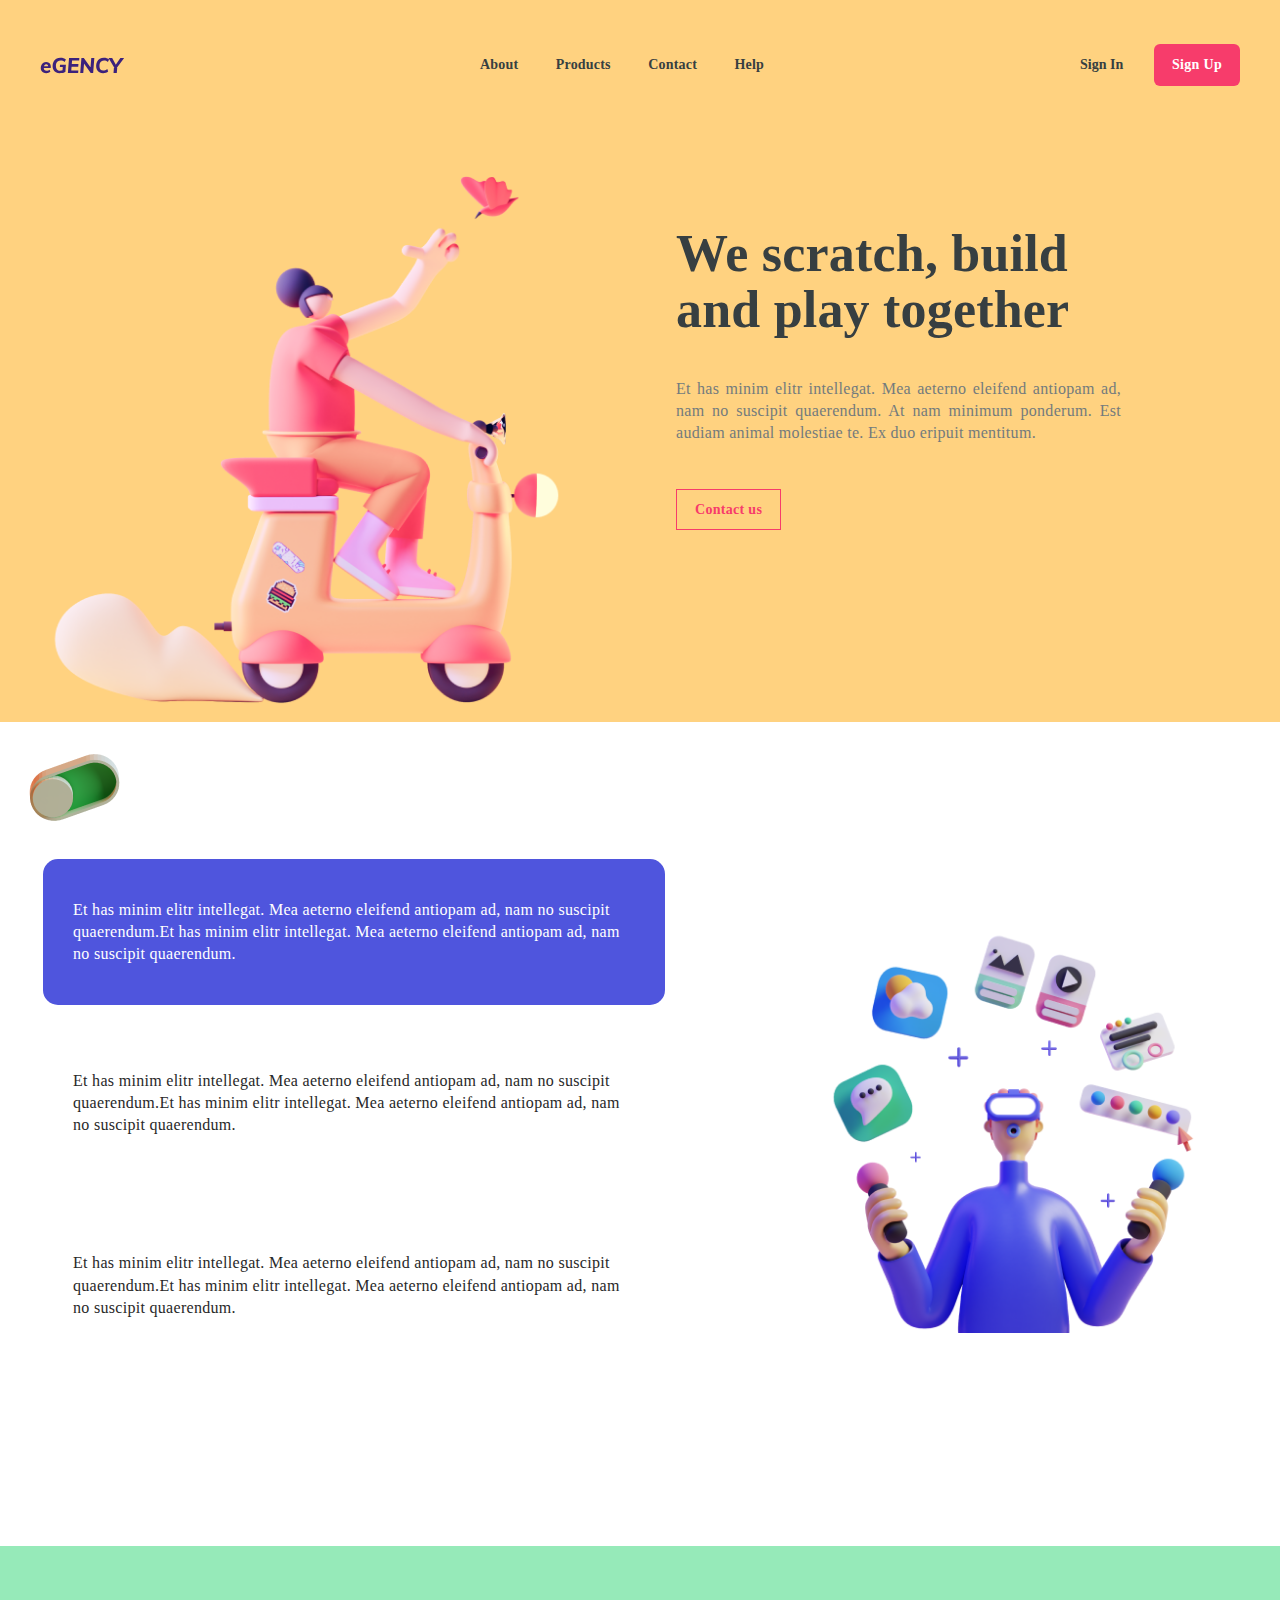
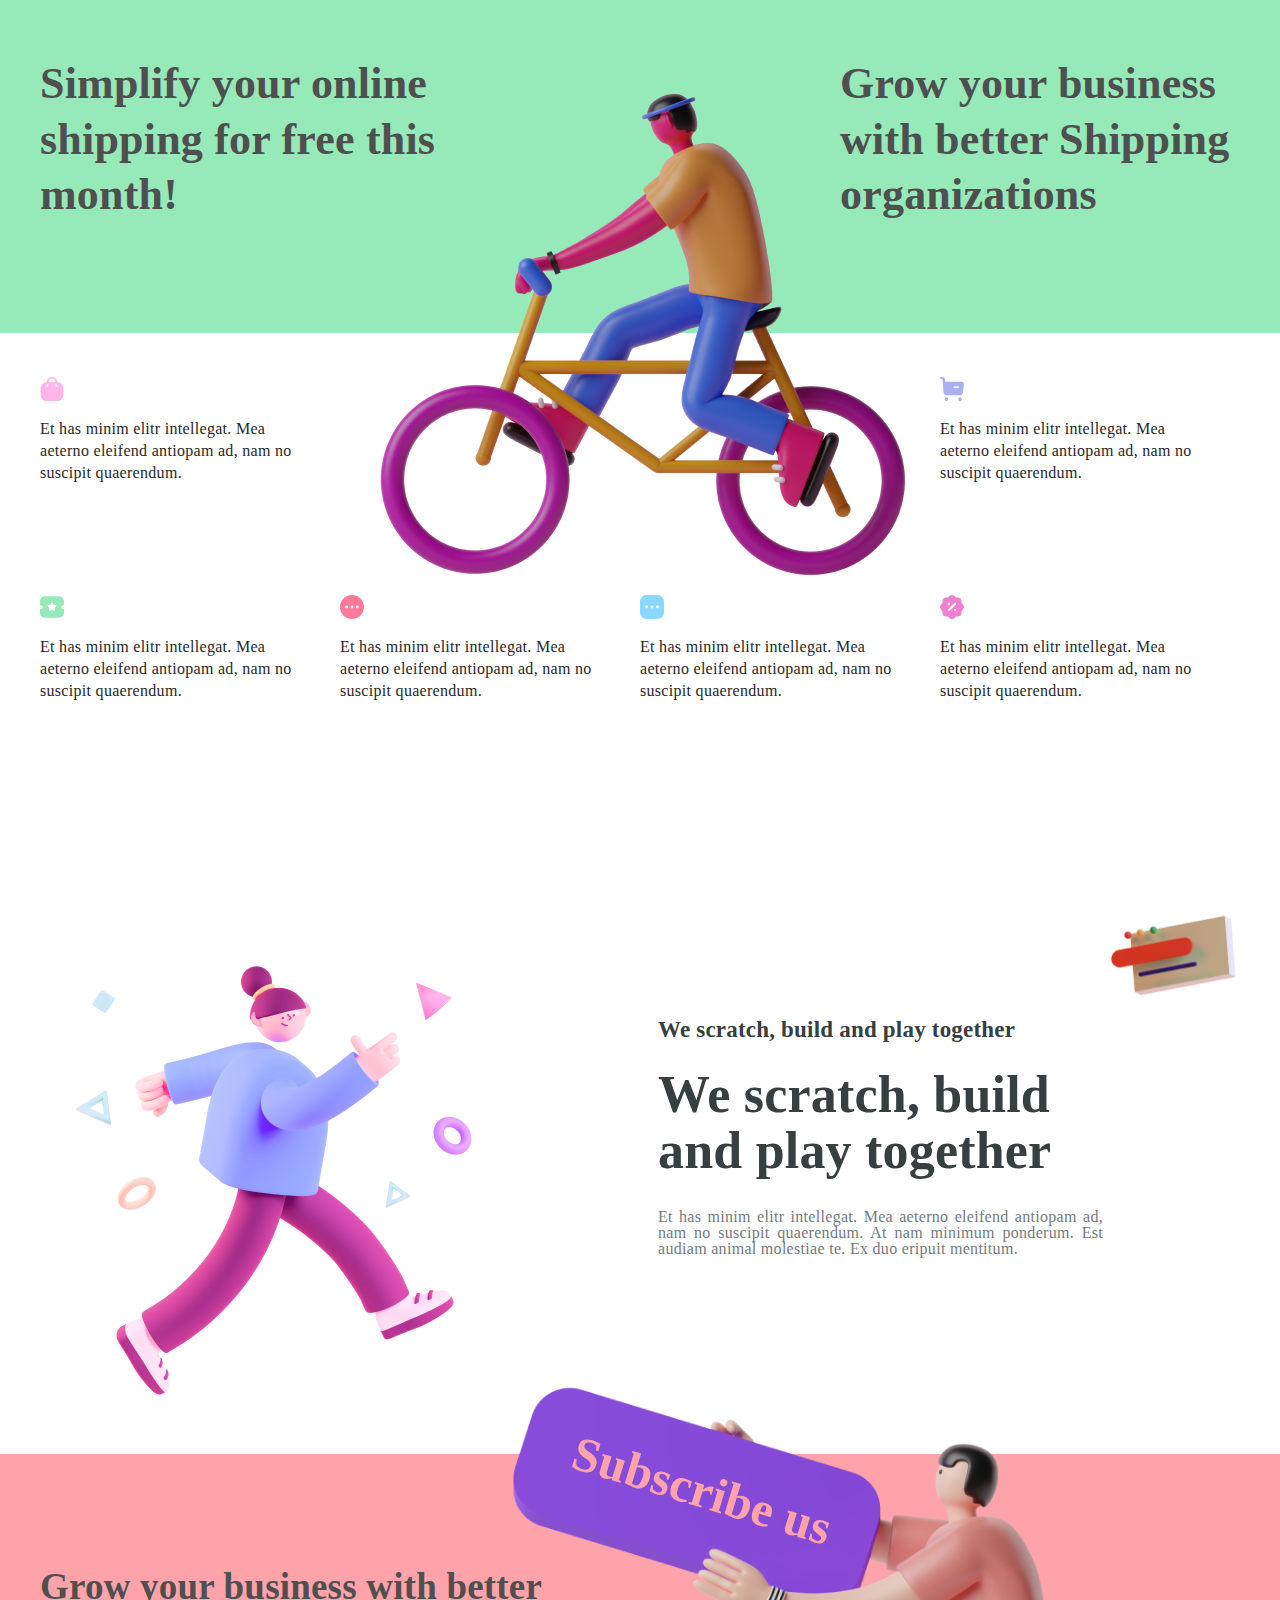
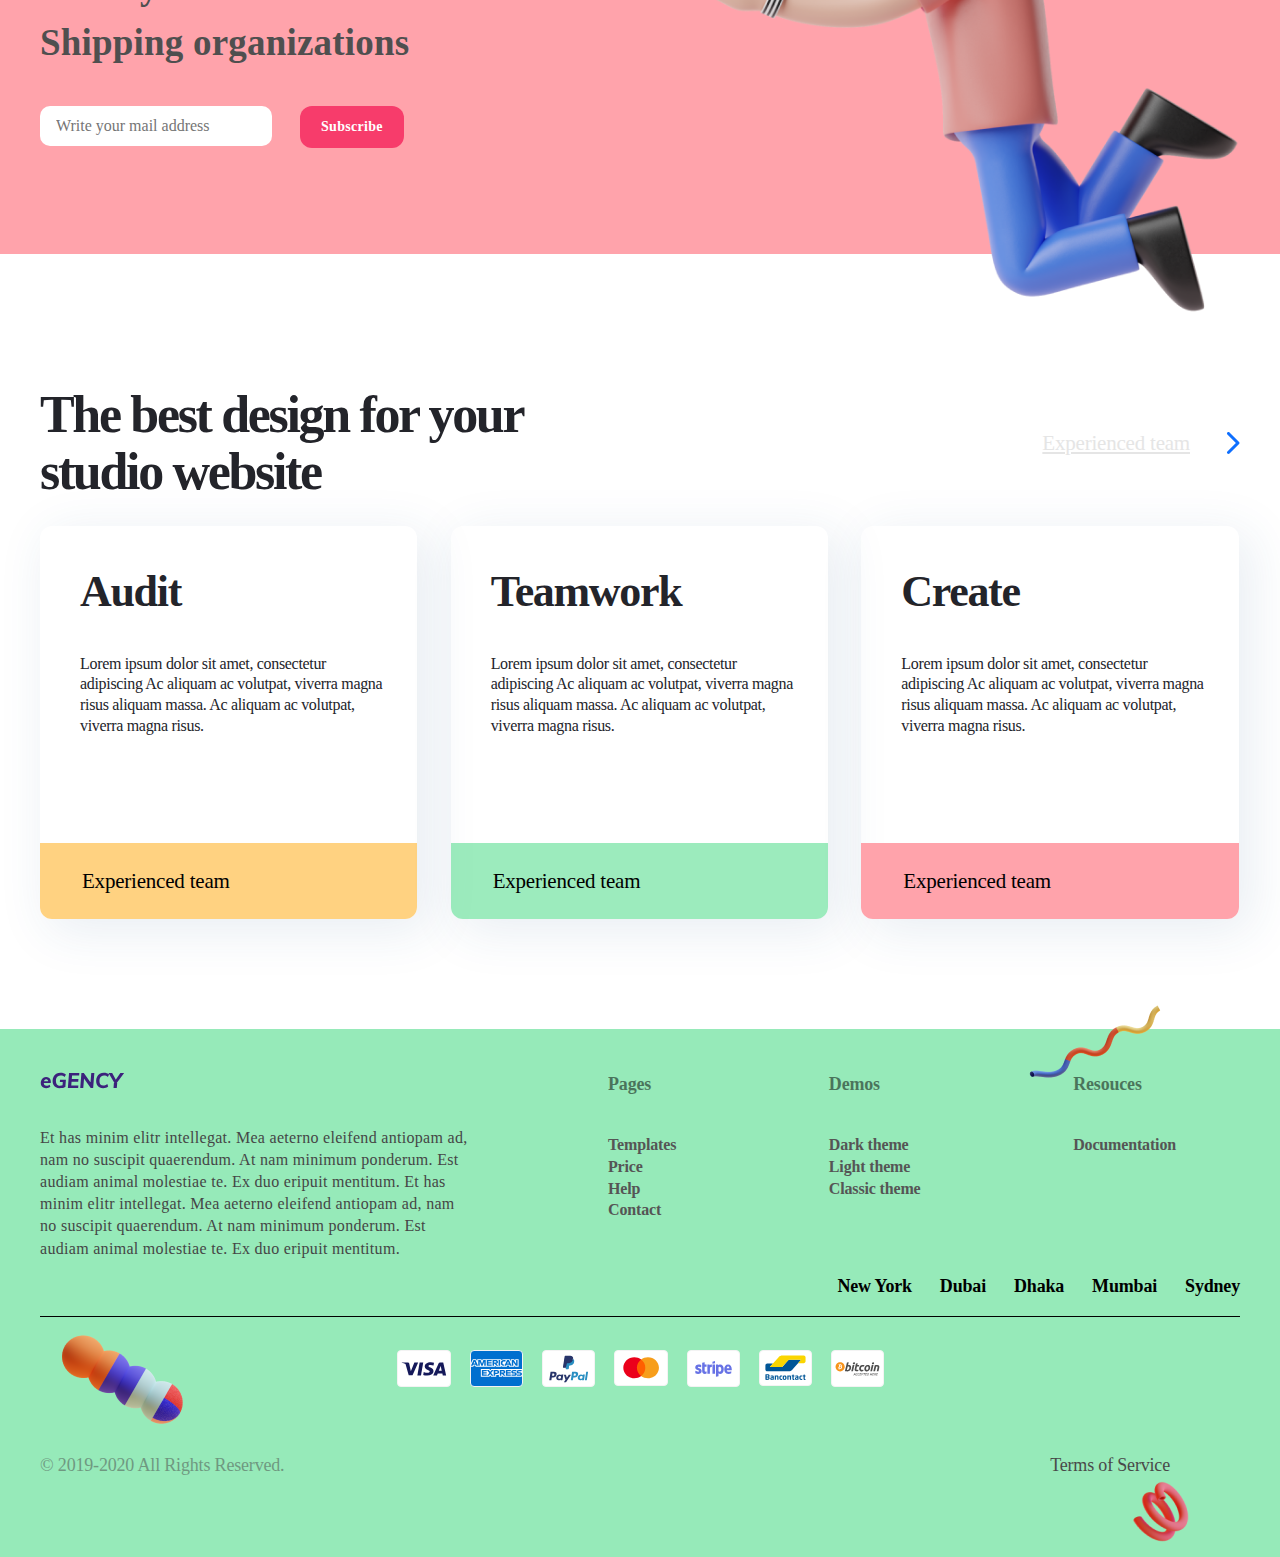
<file: index.html>
<!DOCTYPE html>
<html lang="en">
  <head>
  <meta charset="UTF-8" />
  <meta http-equiv="X-UA-Compatible" content="IE=edge" />
  <meta name="viewport" content="width=device-width, initial-scale=1.0" />
  <link rel="stylesheet" href="css/style.min.css" />
  <title>Главная</title>
</head>

  <body>
    <div class="wrapper">
      <header>
  <div class="header__container">
    <div class="header__header">
      <div class="header__logo"><img src="./img/logo.svg" alt="logo" /></div>
      <div class="header__nav">
        <nav class="header__menu">
          <ul class="header__list">
            <li class="header__item">
              <a href="#" class="header__link">About</a>
            </li>
            <li class="header__item">
              <a href="#" class="header__link">Products</a>
            </li>
            <li class="header__item">
              <a href="#" class="header__link">Contact</a>
            </li>
            <li class="header__item">
              <a href="#" class="header__link">Help</a>
            </li>
          </ul>
        </nav>
        <div class="header__sign">
          <div class="header__sign-buttons">
            <a href="#" class="header__sign-in">Sign In</a>
            <a href="#" class="header__sign-up">Sign Up</a>
          </div>
        </div>
      </div>
      <div class="header__burger">
        <span></span>
      </div>
    </div>
    <div class="header__banner banner-header">
      <div class="banner-header__image">
        <img src="./img/top_1.png" alt="banner_image" />
      </div>
      <div class="banner-header__body">
        <h1 class="banner-header__title">
          We scratch, build and play together
        </h1>
        <p class="banner-header__text">
          Et has minim elitr intellegat. Mea aeterno eleifend antiopam ad, nam
          no suscipit quaerendum. At nam minimum ponderum. Est audiam animal
          molestiae te. Ex duo eripuit mentitum.
        </p>
        <a href="#" class="banner-header__link"> Contact us </a>
      </div>
    </div>
  </div>
</header>

      <main>
        <section class="section-1">
          <div class="section-1__container">
            <div class="section-1__left-part left-part-section-1">
              <div class="left-part-section-1__body">
                <div class="left-part-section-1__image">
                  <img src="./img/icon_1.png" alt="" />
                </div>
                <div class="left-part-section-1__text-1">
                  Et has minim elitr intellegat. Mea aeterno eleifend antiopam
                  ad, nam no suscipit quaerendum.Et has minim elitr intellegat.
                  Mea aeterno eleifend antiopam ad, nam no suscipit quaerendum.
                </div>
                <div class="left-part-section-1__text-2">
                  Et has minim elitr intellegat. Mea aeterno eleifend antiopam
                  ad, nam no suscipit quaerendum.Et has minim elitr intellegat.
                  Mea aeterno eleifend antiopam ad, nam no suscipit quaerendum.
                </div>
                <div class="left-part-section-1__text-3">
                  Et has minim elitr intellegat. Mea aeterno eleifend antiopam
                  ad, nam no suscipit quaerendum.Et has minim elitr intellegat.
                  Mea aeterno eleifend antiopam ad, nam no suscipit quaerendum.
                </div>
              </div>
            </div>
            <div class="section-1__right-part right-part-section-1">
              <div class="right-part-section-1__image">
                <img src="./img/2ndSection_1.png" alt="" />
              </div>
            </div>
          </div>
        </section>
        <section class="section-2">
          <div class="section-2__container">
            <div class="section-2__body">
              <div class="section-2__title">
                Simplify your online shipping for free this month!
              </div>
              <div class="section-2__image">
                <img src="./img/3rd_section/3rdSection_1.png" alt="" />
              </div>
              <div class="section-2__title">
                Grow your business with better Shipping organizations
              </div>
            </div>
          </div>
        </section>
        <section class="section-3">
          <div class="section-3__container">
            <div class="section-3__body">
              <div class="section-3__card card-1">
                <img
                  src="./img/3rd_section/01.svg"
                  alt="bag_icon"
                  class="section-3-card__image"
                />
                <p class="section-3-card__text">
                  Et has minim elitr intellegat. Mea aeterno eleifend antiopam
                  ad, nam no suscipit quaerendum.
                </p>
              </div>
              <div class="section-3__card card-2">
                <img
                  src="./img/3rd_section/02.svg"
                  alt="bag_icon"
                  class="section-3-card__image"
                />
                <p class="section-3-card__text">
                  Et has minim elitr intellegat. Mea aeterno eleifend antiopam
                  ad, nam no suscipit quaerendum.
                </p>
              </div>
              <div class="section-3__card card-3">
                <img
                  src="./img/3rd_section/03.svg"
                  alt="bag_icon"
                  class="section-3-card__image"
                />
                <p class="section-3-card__text">
                  Et has minim elitr intellegat. Mea aeterno eleifend antiopam
                  ad, nam no suscipit quaerendum.
                </p>
              </div>
              <div class="section-3__card card-4">
                <img
                  src="./img/3rd_section/04.svg"
                  alt="bag_icon"
                  class="section-3-card__image"
                />
                <p class="section-3-card__text">
                  Et has minim elitr intellegat. Mea aeterno eleifend antiopam
                  ad, nam no suscipit quaerendum.
                </p>
              </div>
              <div class="section-3__card card-5">
                <img
                  src="./img/3rd_section/05.svg"
                  alt="bag_icon"
                  class="section-3-card__image"
                />
                <p class="section-3-card__text">
                  Et has minim elitr intellegat. Mea aeterno eleifend antiopam
                  ad, nam no suscipit quaerendum.
                </p>
              </div>
              <div class="section-3__card card-6">
                <img
                  src="./img/3rd_section/06.svg"
                  alt="bag_icon"
                  class="section-3-card__image"
                />
                <p class="section-3-card__text">
                  Et has minim elitr intellegat. Mea aeterno eleifend antiopam
                  ad, nam no suscipit quaerendum.
                </p>
              </div>
            </div>
          </div>
        </section>
        <section class="section-4">
          <div class="section-4__container">
            <div class="section-4__left-part">
              <div class="section-4-left-part__image">
                <img src="./img/4th_section/01.png" alt="" />
              </div>
            </div>
            <div class="section-4__rigth-part">
              <div class="section-4-right-part__body">
                <img
                  src="./img/4th_section/02.png"
                  alt=""
                  class="section-4-rigth-part__image"
                />
                <div class="section-4-rigth-part__subtitle">
                  We scratch, build and play together
                </div>
                <div class="section-4-rigth-part__title">
                  We scratch, build and play together
                </div>
                <div class="section-4-rigth-part__text">
                  Et has minim elitr intellegat. Mea aeterno eleifend antiopam
                  ad, nam no suscipit quaerendum. At nam minimum ponderum. Est
                  audiam animal molestiae te. Ex duo eripuit mentitum.
                </div>
              </div>
            </div>
          </div>
        </section>
        <section class="section-5">
          <div class="section-5__container">
            <div class="section-5__left-part">
              <div class="section-5-left-part__body">
                <div class="section-5-left-part__title">
                  Grow your business with better Shipping organizations
                </div>
                <form action="" class="section-5-left-part__form">
                  <input type="email" placeholder="Write your mail address" />
                  <button type="submit">Subscribe</button>
                </form>
              </div>
            </div>
            <div class="section-5__rigth-part">
              <div class="section-5-rigth-part__image">
                <div class="text-for-img">Subscribe us</div>
                <img src="./img/4th_section/subscribe.png" alt="" />
              </div>
            </div>
          </div>
        </section>
        <section class="section-6">
          <div class="section-6__container">
            <div class="section-6__header">
              <div class="section-6__title">
                The best design for your studio website
              </div>
              <a href="" class="section-6__button"
                ><span>Experienced team</span><img src="./img/Arrow.svg" alt=""
              /></a>
            </div>
            <div class="section-6__body">
              <div class="section-6__card">
                <div class="section-6-card__body">
                  <div class="section-6-card__title">Audit</div>
                  <div class="section-6-card__text">
                    Lorem ipsum dolor sit amet, consectetur adipiscing Ac
                    aliquam ac volutpat, viverra magna risus aliquam massa. Ac
                    aliquam ac volutpat, viverra magna risus.
                  </div>
                </div>
                <div class="section-6-card__subtitle orange">
                  Experienced team
                </div>
              </div>
              <div class="section-6__card">
                <div class="section-6-card__body">
                  <div class="section-6-card__title">Teamwork</div>
                  <div class="section-6-card__text">
                    Lorem ipsum dolor sit amet, consectetur adipiscing Ac
                    aliquam ac volutpat, viverra magna risus aliquam massa. Ac
                    aliquam ac volutpat, viverra magna risus.
                  </div>
                </div>
                <div class="section-6-card__subtitle green">
                  Experienced team
                </div>
              </div>
              <div class="section-6__card">
                <div class="section-6-card__body">
                  <div class="section-6-card__title">Create</div>
                  <div class="section-6-card__text">
                    Lorem ipsum dolor sit amet, consectetur adipiscing Ac
                    aliquam ac volutpat, viverra magna risus aliquam massa. Ac
                    aliquam ac volutpat, viverra magna risus.
                  </div>
                </div>
                <div class="section-6-card__subtitle pink">
                  Experienced team
                </div>
              </div>
            </div>
          </div>
        </section>
      </main>
      <footer>
  <div class="footer__container">
    <div class="footer__head-part">
      <div class="footer__left-part">
        <div class="footer__logo"><img src="./img/logo.svg" alt="" /></div>
        <div class="footer__text">
          Et has minim elitr intellegat. Mea aeterno eleifend antiopam ad, nam
          no suscipit quaerendum. At nam minimum ponderum. Est audiam animal
          molestiae te. Ex duo eripuit mentitum. Et has minim elitr intellegat.
          Mea aeterno eleifend antiopam ad, nam no suscipit quaerendum. At nam
          minimum ponderum. Est audiam animal molestiae te. Ex duo eripuit
          mentitum.
        </div>
      </div>
      <div class="footer__rigth-part">
        <div class="footer__columns">
          <div class="footer__column">
            <div class="footer-column__title">Pages</div>
            <a href="" class="footer-column__link">Templates</a>
            <a href="" class="footer-column__link">Price</a>
            <a href="" class="footer-column__link">Help</a>
            <a href="" class="footer-column__link">Contact</a>
          </div>
          <div class="footer__column">
            <div class="footer-column__title">Demos</div>
            <a href="" class="footer-column__link">Dark theme</a>
            <a href="" class="footer-column__link">Light theme</a>
            <a href="" class="footer-column__link">Classic theme</a>
          </div>
          <div class="footer__column">
            <div class="footer-column__title">Resouces</div>
            <a href="" class="footer-column__link">Documentation</a>
          </div>
          <div class="footer__image">
            <img src="./img/footer/01.png" alt="" />
          </div>
        </div>
      </div>
    </div>
    <div class="footer__countries">
      <a href="" class="footer__country">New York</a>
      <a href="" class="footer__country">Dubai</a>
      <a href="" class="footer__country">Dhaka</a>
      <a href="" class="footer__country">Mumbai</a>
      <a href="" class="footer__country">Sydney</a>
    </div>
    <div class="footer__bottom">
      <div class="footer__pay-systems">
        <div class="footer__country-image">
          <img src="./img/footer/02.png" alt="" />
        </div>
        <img src="./img/footer/01.svg" alt="" />
        <img src="./img/footer/02.svg" alt="" />
        <img src="./img/footer/03.svg" alt="" />
        <img src="./img/footer/04.svg" alt="" />
        <img src="./img/footer/05.svg" alt="" />
        <img src="./img/footer/06.svg" alt="" />
        <img src="./img/footer/07.svg" alt="" />
      </div>
      <div class="footer__end">
        <div class="footer__copy">© 2019-2020 All Rights Reserved.</div>
        <div class="footer__terms">Terms of Service</div>
        <div class="footer__end-image">
          <img src="./img/footer/03.png" alt="" />
        </div>
      </div>
    </div>
  </div>
</footer>

    </div>
    <script src="js/app.min.js"></script>
  </body>
</html>
</file>
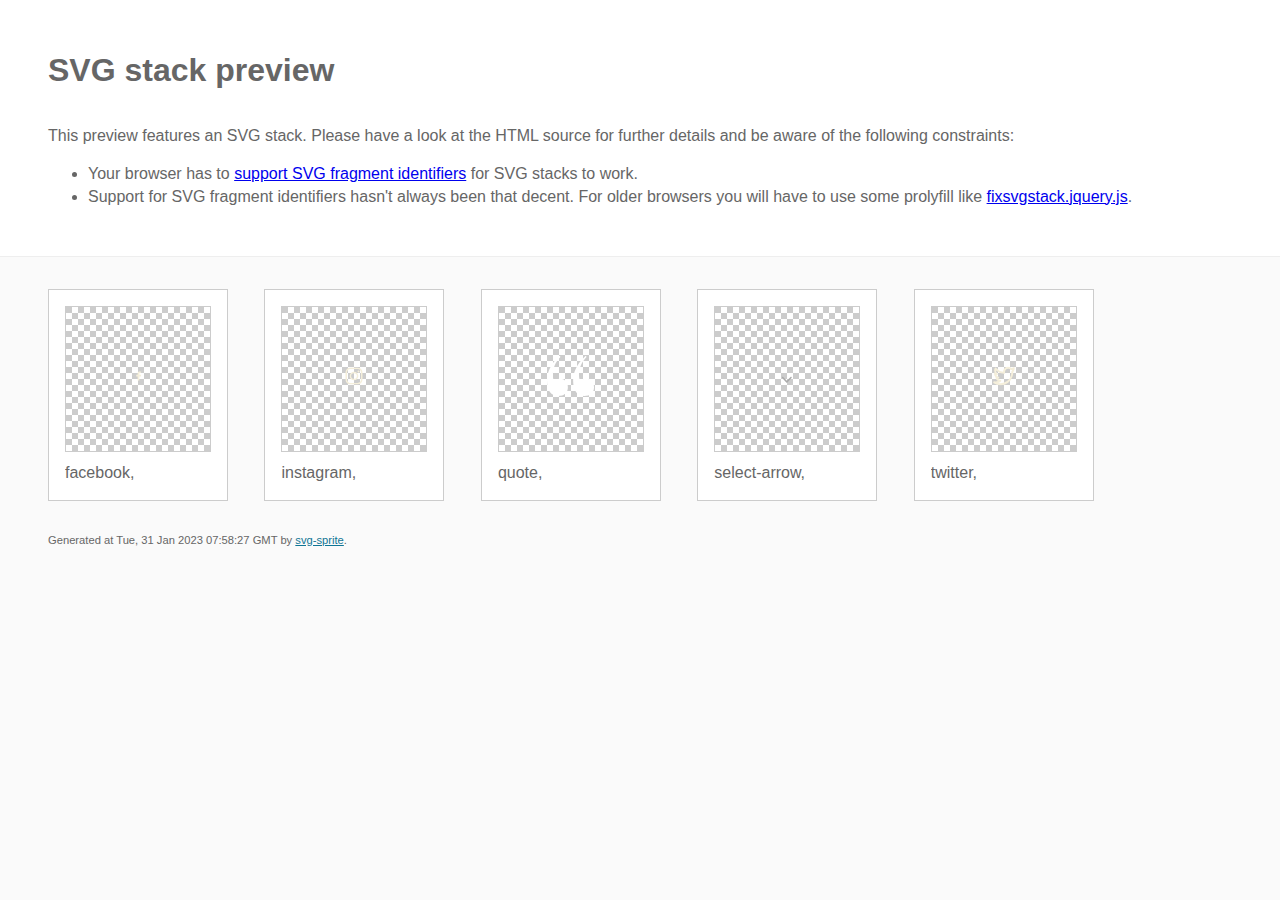
<file: img/stack/sprite.stack.html>
<!doctype html>
<html lang="en">
    <head>
        <meta charset="utf-8">
        <title>SVG stack preview | svg-sprite</title>
        <style>
            body {
                padding: 0;
                margin: 0;
                color: #666;
                background: #fafafa;
                font-family: Arial, Helvetica, sans-serif;
                font-size: 1em;
                line-height: 1.4;
            }

            header {
                display: block;
                padding: 3em 3em 2em;
                background-color: #fff;
            }

            header p {
                margin: 2em 0 0;
            }

            section {
                border-top: 1px solid #eee;
                padding: 2em 3em 0;
            }

            section ul {
                margin: 0;
                padding: 0;
            }

            section li {
                display: inline-block;
                background-color: #fff;
                position: relative;
                margin: 0 2em 2em 0;
                vertical-align: top;
                border: 1px solid #ccc;
                padding: 1em 1em 3em;
                cursor: default;
            }

            .icon-box {
                margin: 0;
                width: 144px;
                height: 144px;
                position: relative;
                background: #ccc url("data:image/svg+xml,%3Csvg xmlns='http://www.w3.org/2000/svg' width='12' height='12'%3E%3Cpath fill='%23fff' d='M6 0h6v6H6zM0 6h6v6H0z'/%3E%3C/svg%3E") top left repeat;
                border: 1px solid #ccc;
                display: table-cell;
                vertical-align: middle;
                text-align: center;
            }

            .icon {
                display: inline-block;
            }

            h1 {
                margin-top: 0;
            }

            h2 {
                margin: 0;
                padding: 0;
                font-size: 1em;
                font-weight: 400;
                white-space: nowrap;
                overflow: hidden;
                text-overflow: ellipsis;
                position: absolute;
                left: 1em;
                right: 1em;
                bottom: 1em;
            }

            footer {
                display: block;
                margin: 0;
                padding: 0 3em 3em;
            }

            footer p {
                margin: 0;
                font-size: .7em;
            }

            footer a {
                color: #0f7595;
                margin-left: 0;
            }
        </style>

<!--
Sprite shape dimensions
====================================================================================================
You will need to set the sprite shape dimensions via CSS when you use them as stack SVGs, otherwise
they would become a huge 100% in size. You may use the following dimension classes for doing so.
They might well be outsourced to an external stylesheet of course.
-->

<style>
 .svg-facebook-dims { width: 11px; height: 20px; }
 .svg-instagram-dims { width: 20px; height: 20px; }
 .svg-quote-dims { width: 47px; height: 40px; }
 .svg-select-arrow-dims { width: 14px; height: 9px; }
 .svg-twitter-dims { width: 23px; height: 20px; }
</style>

<!--
====================================================================================================
-->

    </head>
    <body>
        <header>
            <h1>SVG stack preview</h1>
            <p>This preview features an SVG stack. Please have a look at the HTML source for further details and be aware of the following constraints:</p>
            <ul>
                <li>Your browser has to <a href="https://caniuse.com/svg-fragment" target="_blank" rel="noopener noreferrer">support SVG fragment identifiers</a> for SVG stacks to work.</li>
                <li>Support for SVG fragment identifiers hasn't always been that decent. For older browsers you will have to use some prolyfill like <a href="https://github.com/preciousforever/SVG-Stacker/blob/master/fixsvgstack.jquery.js" target="_blank" rel="noopener noreferrer">fixsvgstack.jquery.js</a>.</li>
            </ul>
        </header>
        <section>

<!--
SVG stack
====================================================================================================
These SVG images make use of fragment identifiers (IDs) to reference certain portions of the
external sprite. By default, all shapes inside the sprite are hidden by CSS. The `:target` pseudo
selector is used to show the very shape that is referenced by the fragment identifier.
-->

            <ul>

             <li title="facebook">
                    <div class="icon-box">
                        <img src="../icons/icons.svg#facebook" class="svg-facebook-dims" alt="facebook">
                    </div>
                    <h2>facebook, </h2>
                </li>
             <li title="instagram">
                    <div class="icon-box">
                        <img src="../icons/icons.svg#instagram" class="svg-instagram-dims" alt="instagram">
                    </div>
                    <h2>instagram, </h2>
                </li>
             <li title="quote">
                    <div class="icon-box">
                        <img src="../icons/icons.svg#quote" class="svg-quote-dims" alt="quote">
                    </div>
                    <h2>quote, </h2>
                </li>
             <li title="select-arrow">
                    <div class="icon-box">
                        <img src="../icons/icons.svg#select-arrow" class="svg-select-arrow-dims" alt="select-arrow">
                    </div>
                    <h2>select-arrow, </h2>
                </li>
             <li title="twitter">
                    <div class="icon-box">
                        <img src="../icons/icons.svg#twitter" class="svg-twitter-dims" alt="twitter">
                    </div>
                    <h2>twitter, </h2>
                </li>
         </ul>

<!--
====================================================================================================
-->

        </section>
        <footer>
            <p>Generated at Tue, 31 Jan 2023 07:58:27 GMT by <a href="https://github.com/svg-sprite/svg-sprite" target="_blank" rel="noopener noreferrer">svg-sprite</a>.</p>
        </footer>
    </body>
</html>
</file>
<file: css/style.min.css>
@font-face {
  font-family: Muli;
  font-display: swap;
  src: url("../fonts/Muli-Bold.ttf") format("ttf");
  font-weight: 700;
  font-style: normal;
}
@font-face {
  font-family: Muli;
  font-display: swap;
  src: url("../fonts/Muli-Regular.ttf") format("ttf");
  font-weight: 400;
  font-style: normal;
}
@font-face {
  font-family: Muli;
  font-display: swap;
  src: url("../fonts/Muli-ExtraBoldItalic.ttf") format("ttf");
  font-weight: 800;
  font-style: italic;
}
@font-face {
  font-family: Muli;
  font-display: swap;
  src: url("../fonts/Muli-SemiBold.ttf") format("ttf");
  font-weight: 600;
  font-style: normal;
}
*,
*::before,
*::after {
  padding: 0;
  margin: 0;
  border: 0;
  box-sizing: border-box;
}

a {
  text-decoration: none;
  color: inherit;
}

ul,
ol,
li {
  list-style: none;
}

img {
  vertical-align: top;
}

h1,
h2,
h3,
h4,
h5,
h6 {
  font-weight: inherit;
  font-size: inherit;
}

html,
body {
  height: 100%;
  line-height: 1;
}

textarea,
button,
input {
  font-weight: inherit;
  font-size: inherit;
  color: inherit;
  font-family: inherit;
}

button {
  cursor: pointer;
  background-color: inherit;
}

body {
  font-family: Muli;
  font-size: 16px;
  font-weight: 400;
  font-style: normal;
}

main {
  flex: 1 1 100%;
}

.wrapper {
  min-height: 100%;
  display: flex;
  flex-direction: column;
  overflow: hidden;
}

[class*=__container] {
  max-width: 1230px;
  margin: 0 auto;
  padding: 0 15px;
}

/**************************************/
header {
  background-color: rgba(255, 165, 2, 0.5);
}

.header__container {
  position: relative;
}

.header__header {
  max-height: 122px;
  padding-top: 44px;
  padding-bottom: 36px;
  display: flex;
  justify-content: space-between;
  align-items: center;
  width: 100%;
  height: 100%;
}

.header__logo {
  padding-right: 20%;
}

.header__nav {
  width: 100%;
  height: 100%;
  display: flex;
  align-items: center;
  justify-content: space-between;
  max-width: 760px;
}

.header__menu {
  width: 100%;
  height: 100%;
  max-width: 284px;
}

.header__list {
  width: 100%;
  height: 100%;
  max-width: 284px;
  display: flex;
  justify-content: space-between;
  align-items: center;
}

.header__link {
  font-size: 14px;
  line-height: 129%;
  letter-spacing: 0.2px;
  /* Light / Black */
  color: #373f41;
  transition: all 0.3s;
  font-weight: 600;
}

.header__link:hover {
  color: #3c64b1;
}

.header__sign-buttons {
  width: 100%;
  height: 100%;
  display: flex;
  align-items: center;
  justify-content: space-between;
}

.header__sign {
  width: 100%;
  height: 100%;
  max-width: 160px;
  display: flex;
  justify-content: space-between;
  align-items: center;
  padding: 12px 0px 12px 0px;
}

.header__sign-in {
  font-size: 14px;
  line-height: 129%;
  font-weight: 700;
  transition: all 0.3s;
  color: #373f41;
}

.header__sign-in:hover {
  color: #3c64b1;
}

.header__sign-up {
  background-color: #f73c6b;
  padding: 12px 18px 12px 18px;
  font-weight: 700;
  font-size: 14px;
  line-height: 129%;
  letter-spacing: 0.3px;
  border-radius: 6px;
  transition: all 0.3s;
  /* Light / White */
  color: #ffffff;
}

.header__sign-up:hover {
  background-color: #ca375c;
  color: #bbb0b0;
}

.header__banner {
  display: flex;
}

.banner-header__image {
  width: 100%;
  height: 100%;
  position: relative;
  flex: 0 1 50%;
  margin-right: 6%;
  padding-bottom: 50%;
}

.banner-header__image img {
  width: 100%;
  height: 100%;
  position: absolute;
  top: 0;
  left: 0;
  object-fit: contain;
}

.banner-header__body {
  flex: 0 1 50%;
  padding-top: 104px;
}

.banner-header__title {
  max-width: 445px;
  font-weight: 700;
  font-size: 52px;
  line-height: 108%;
  letter-spacing: 0.2px;
  margin-bottom: 40px;
  /* Light / Black */
  color: #373f41;
}

.banner-header__text {
  max-width: 445px;
  font-size: 16px;
  line-height: 138%;
  text-align: justify;
  letter-spacing: 0.3px;
  margin-bottom: 56px;
  /* Light / Gray dark */
  color: #737b7d;
}

.banner-header__link {
  padding: 12px 18px 12px 18px;
  border: 1px solid #f73c6b;
  color: #f73c6b;
  font-weight: 700;
  font-size: 14px;
  line-height: 129%;
  position: relative;
  letter-spacing: 0.3px;
}

.banner-header__link::before {
  content: "";
  width: 0;
  height: 100%;
  background-color: #f73c6b;
  position: absolute;
  left: 50%;
  top: 0;
  transition: all 0.5s;
  z-index: -1;
}

.banner-header__link:hover {
  color: #ffffff;
}

.banner-header__link:hover::before {
  width: 100%;
  left: 0;
}

.header__burger {
  display: none;
}

.header__sign span {
  display: none;
}

@media (max-width: 967.68px) {
  .banner-header__body {
    padding-left: 15px;
    padding-right: 15px;
  }
  .header__container {
    padding: 0 0;
  }
  .banner-header__body {
    padding-top: 35px;
    padding-bottom: 25px;
  }
  .banner-header__title {
    font-size: 42px;
  }
  .header__header {
    padding: 24px 15px 18px 15px;
  }
}
@media (max-width: 767.68px) {
  .header__logo {
    z-index: 6;
  }
  .banner-header__image {
    flex: 1 1 100%;
    position: absolute;
  }
  .banner-header__image img {
    object-fit: contain;
  }
  .header__banner {
    position: relative;
  }
  .banner-header__body {
    padding-left: 15px;
    justify-content: center;
    display: flex;
    flex-direction: column;
    align-items: flex-start;
    flex: 1 1 100%;
    padding-top: 55px;
    padding-bottom: 40px;
    z-index: 2;
    background-color: rgba(247, 224, 206, 0.711);
  }
  .header__burger {
    height: 26px;
    width: 30px;
    position: relative;
    display: block;
    z-index: 6;
  }
  .header__burger span,
  .header__burger::after,
  .header__burger::before {
    height: 2px;
    width: 100%;
    background-color: #373f41;
    content: "";
    position: absolute;
    left: 0;
  }
  .header__burger::before {
    transition: all 0.3s;
    top: 1px;
  }
  .header__burger span {
    top: 10px;
  }
  .header__burger::after {
    transition: all 0.3s;
    top: 22px;
  }
  .header__burger.active span {
    height: 0;
  }
  .header__burger.active::before {
    transform: rotate(-45deg);
    top: 10px;
  }
  .header__burger.active::after {
    transform: rotate(45deg);
    top: 10px;
  }
  .header__nav {
    right: -100%;
    position: fixed;
    top: 0;
    position: absolute;
    background-color: rgb(241, 190, 97);
    z-index: 5;
    width: 100%;
    height: 100%;
    transition: right 0.3s ease;
    flex-direction: column-reverse;
    padding-bottom: 30%;
    padding-top: 7%;
  }
  .header__list {
    flex-wrap: wrap;
    width: 100%;
    max-width: none;
  }
  .header__menu {
    width: 100%;
    max-width: none;
    justify-content: center;
    align-items: center;
    padding: 0 15px;
  }
  .header__sign {
    max-width: 60%;
  }
  .header__sign-buttons {
    max-width: none;
  }
  .header__sign-buttons a {
    font-size: 20px;
  }
  .header__link {
    font-size: 30px;
    padding: 15px;
  }
  .header__nav.active {
    right: 0;
  }
}
/****************************************/
.section-1__container {
  display: flex;
  padding: 137px 8px 187px 18px;
  position: relative;
}

.section-1__left-part {
  position: relative;
  width: 100%;
  height: 100%;
}

.left-part-section-1__body {
  width: 100%;
  height: 100%;
  position: relative;
  display: flex;
  flex-direction: column;
  padding-right: 108px;
  flex: 1 1 56.58%;
}

.left-part-section-1__image {
  position: absolute;
  top: -148px;
  left: -143px;
}

.left-part-section-1__text-1 {
  background-color: #4f55dd;
  border-radius: 15px;
  margin-bottom: 25px;
  padding: 40px 27px 40px 30px;
  font-size: 16px;
  line-height: 138%;
  letter-spacing: 0.3px;
  color: #ffffff;
}

.left-part-section-1__text-2 {
  margin-bottom: 36px;
  font-size: 16px;
  line-height: 138%;
  letter-spacing: 0.3px;
  color: #282828;
  padding: 40px 27px 40px 30px;
}

.left-part-section-1__text-3 {
  font-size: 16px;
  line-height: 138%;
  letter-spacing: 0.3px;
  color: #282828;
  padding: 40px 27px 40px 30px;
}

.right-part-section-1 {
  width: 100%;
  height: 100%;
  flex: 1 0 39.34%;
}

.right-part-section-1__image {
  position: relative;
  padding-bottom: 100%;
  width: 100%;
  height: 100%;
}

.right-part-section-1__image img {
  width: 100%;
  height: 100%;
  position: absolute;
  top: 0;
  left: 0;
  object-fit: cover;
}

@media (max-width: 1439.98px) {
  .left-part-section-1__image {
    left: -50px;
  }
}
@media (max-width: 1279.98px) {
  .left-part-section-1__body {
    padding-right: 48px;
    flex: 0 1 50%;
  }
  .right-part-section-1 {
    flex: 0 0 40%;
  }
}
@media (max-width: 1023.98px) {
  .left-part-section-1__body {
    padding-right: 48px;
    flex: 0 1 40%;
  }
  .right-part-section-1 {
    flex: 0 0 40%;
  }
  .left-part-section-1__text-1 {
    margin-bottom: 12px;
    padding: 20px 13px 20px 15px;
  }
  .left-part-section-1__text-2 {
    margin-bottom: 18px;
    padding: 20px 13px 20px 15px;
  }
  .left-part-section-1__text-3 {
    padding: 20px 13px 20px 15px;
  }
}
@media (max-width: 967.98px) {
  .section-1__container {
    padding-top: 81px;
    padding-bottom: 100px;
  }
  .left-part-section-1__image {
    left: -40px;
    top: -100px;
  }
  .left-part-section-1__image img {
    max-width: 120px;
    max-height: 120px;
    width: 100%;
    height: 100%;
  }
  .left-part-section-1__body {
    padding-right: 28px;
  }
  .left-part-section-1__text-1 {
    margin-bottom: 5%;
    padding: 10px 13px 10px 15px;
  }
  .left-part-section-1__text-2 {
    margin-bottom: 5%;
    padding: 10px 13px 10px 15px;
  }
  .left-part-section-1__text-3 {
    padding: 10px 13px 10px 15px;
  }
}
@media (max-width: 767.98px) {
  .right-part-section-1 {
    position: absolute;
    max-width: 280px;
    max-height: 280px;
    flex: 0 0 auto;
    left: 30%;
    bottom: 20%;
    z-index: -1;
  }
  .section-1__container {
    background-color: rgba(255, 255, 255, 0.4666666667);
  }
  .left-part-section-1__body {
    padding-right: 10px;
  }
  .left-part-section-1__text-1 {
    margin-bottom: 10%;
    padding: 10px 13px 10px 15px;
  }
  .left-part-section-1__text-2 {
    margin-bottom: 10%;
    padding: 10px 13px 10px 15px;
  }
  .left-part-section-1__text-3 {
    padding: 10px 13px 10px 15px;
  }
}
@media (max-width: 519.98px) {
  .left-part-section-1__text-1 {
    margin-bottom: 10%;
    padding: 5px;
  }
  .left-part-section-1__text-2 {
    margin-bottom: 10%;
    padding: 5px;
  }
  .left-part-section-1__text-3 {
    padding: 5px;
  }
  .right-part-section-1 {
    left: 15%;
  }
  .left-part-section-1__image {
    left: -20px;
    top: -70px;
  }
  .left-part-section-1__image img {
    max-width: 80px;
    max-height: 80px;
  }
  .section-1__container {
    padding-top: 54px;
    padding-bottom: 60px;
  }
  .right-part-section-1 {
    left: 15%;
    bottom: 15%;
    z-index: -1;
  }
}
@media (max-width: 400px) {
  .section-1__container {
    padding-right: 5px;
    padding-left: 5px;
  }
  .left-part-section-1__body {
    padding-right: 0px;
  }
  .right-part-section-1 {
    left: 10%;
  }
}
/****************************************************************/
.section-2 {
  background-color: rgba(46, 213, 115, 0.5019607843);
}

.section-2__container {
  width: 100%;
  height: 100%;
  position: relative;
  padding-top: 110px;
  padding-bottom: 110px;
}

.section-2__body {
  display: flex;
  justify-content: space-between;
  width: 100%;
  height: 100%;
}

.section-2__title {
  font-weight: 700;
  font-size: 44px;
  line-height: 127%;
  letter-spacing: 0.2px;
  max-width: 470px;
  color: #4f4f4f;
}

.section-2__title:last-child {
  margin-right: -70px;
}

.section-2__image {
  max-width: 780px;
  max-height: 780px;
  width: 100%;
  height: 100%;
  position: absolute;
  top: -35%;
  left: 20%;
  padding-bottom: 63.42%;
  overflow: visible;
}

.section-2__image img {
  width: 100%;
  height: 100%;
  top: 0;
  left: 0;
  position: absolute;
  object-fit: cover;
  overflow: visible;
}

/************************************************/
.section-3__container {
  width: 100%;
  height: 100%;
  padding-top: 44px;
  padding-bottom: 236px;
}

.section-3__body {
  display: grid;
  grid-template: "a . . b" "c d e f";
  row-gap: 110px;
}

.card-1 {
  grid-area: a;
}

.card-2 {
  grid-area: b;
}

.card-3 {
  grid-area: c;
}

.card-4 {
  grid-area: d;
}

.card-5 {
  grid-area: e;
}

.card-6 {
  grid-area: f;
}

.section-3__card {
  display: flex;
  flex-direction: column;
  width: 100%;
  height: 100%;
  max-width: 255px;
}

.section-3-card__image {
  height: 24px;
  width: 24px;
  margin-bottom: 17px;
}

.section-3-card__text {
  font-size: 16px;
  line-height: 138%;
  letter-spacing: 0.3px;
  color: #282828;
}

@media (max-width: 1279.98px) {
  .section-2__image {
    max-width: 680px;
    max-height: 680px;
    top: -50%;
  }
  .section-2__title {
    font-size: 38px;
  }
  .section-2__container {
    padding-top: 90px;
    padding-bottom: 90px;
  }
  .section-3__container {
    padding-bottom: 186px;
  }
}
@media (max-width: 1099.98px) {
  .section-2__image {
    max-width: 580px;
    max-height: 580px;
    top: -65%;
  }
  .section-2__title {
    font-size: 32px;
    max-width: 350px;
  }
  .section-2__title:last-child {
    margin-right: 0;
  }
  .section-2__container {
    padding-top: 70px;
    padding-bottom: 70px;
  }
  .section-3__body {
    row-gap: 60px;
  }
  .section-3__card {
    padding-right: 10px;
  }
  .section-3__container {
    padding-bottom: 146px;
  }
}
@media (max-width: 967.98px) {
  .section-2__image {
    max-width: 480px;
    max-height: 480px;
    top: -65%;
  }
  .section-2__title {
    font-size: 28px;
    max-width: 320px;
  }
  .section-2__title:last-child {
    margin-right: 0;
  }
  .section-2__container {
    padding-top: 60px;
    padding-bottom: 60px;
  }
  .section-3__body {
    row-gap: 50px;
  }
  .section-3__card {
    padding-right: 25px;
  }
  .section-3__container {
    padding-bottom: 116px;
  }
}
@media (max-width: 860px) {
  .section-2__image {
    max-width: 380px;
    max-height: 380px;
    top: -50%;
  }
}
@media (max-width: 767.98px) {
  .section-2__container {
    padding-top: 40px;
    padding-bottom: 40px;
  }
  .section-2__body {
    flex-direction: column;
    justify-content: center;
    align-items: center;
    row-gap: 50px;
  }
  .section-2__image {
    position: relative;
    justify-content: center;
    align-items: center;
    left: 0;
    top: 0;
    margin-top: -25%;
  }
  .section-2__title {
    max-width: none;
    text-align: center;
  }
  .section-3__body {
    grid-template: "a b c" "d e f";
    row-gap: 30px;
  }
  .section-3__container {
    padding-bottom: 100px;
  }
}
@media (max-width: 580px) {
  .section-3__body {
    grid-template: "a b " "c d" "e f";
    row-gap: 20px;
  }
  .section-3__card {
    padding-right: 10px;
  }
  .section-3__container {
    padding-bottom: 80px;
  }
}
@media (max-width: 480px) {
  .section-3__body {
    grid-template: "a " " b" "c" " d" "e " "f";
    max-width: 100%;
    width: 100%;
    row-gap: 30px;
  }
  .section-3__card {
    max-width: none;
    flex-direction: row;
    column-gap: 15px;
    border-bottom: 1px solid rgba(79, 79, 79, 0.1607843137);
  }
}
/**********************************************************/
.section-4__container {
  display: flex;
  width: 100%;
  max-height: 516px;
  padding-bottom: 43px;
}

.section-4__left-part {
  display: block;
  width: 100%;
  height: 100%;
  flex: 1 1 39%;
}

.section-4-left-part__image {
  width: 100%;
  height: 100%;
  margin-left: -68px;
  position: relative;
  padding-bottom: 130%;
  max-height: 472px;
}

.section-4-left-part__image img {
  max-width: 472px;
  max-height: 472px;
  width: 100%;
  height: 100%;
  top: 0;
  left: 0;
  position: absolute;
  object-fit: contain;
  overflow: visible;
}

.section-4__rigth-part {
  width: 100%;
  height: 100%;
  flex: 36%;
  position: relative;
}

.section-4-right-part__body {
  max-width: 445px;
  display: flex;
  flex-direction: column;
  width: 100%;
  height: 100%;
  padding-top: 64px;
  position: relative;
}

.section-4-rigth-part__image {
  max-width: 160px;
  max-height: 160px;
  position: absolute;
  right: -150px;
  top: -60px;
}

.section-4-rigth-part__subtitle {
  margin-bottom: 9px;
  font-size: 23px;
  line-height: 243%;
  font-weight: 700;
  letter-spacing: 0.2px;
  /* Light / Black */
  color: #373f41;
}

.section-4-rigth-part__title {
  margin-bottom: 30px;
  font-weight: 700;
  font-size: 52px;
  line-height: 108%;
  letter-spacing: 0.2px;
  /* Light / Black */
  color: #373f41;
}

.section-4-rigth-part__text {
  font-size: 16px;
  line-height: r 138%;
  text-align: justify;
  letter-spacing: 0.3px;
  /* Light / Gray dark */
  color: #737b7d;
}

@media (max-width: 1300px) {
  .section-4-left-part__image {
    margin-left: 0;
  }
}
@media (max-width: 1223.98px) {
  .section-4-rigth-part__image {
    right: -15px;
    top: -60px;
  }
  .section-4__rigth-part {
    display: flex;
    justify-content: flex-end;
  }
}
@media (max-width: 1023.98px) {
  .section-4-left-part__image img {
    max-width: 420px;
    max-height: 420px;
  }
  .section-4-rigth-part__title {
    font-size: 42px;
  }
}
@media (max-width: 967.98px) {
  .section-4-rigth-part__image {
    max-width: 120px;
    max-height: 120px;
    top: -40px;
  }
  .section-4-left-part__image {
    max-width: 360px;
    max-height: 360px;
    padding-bottom: 100%;
  }
  .section-4-rigth-part__title {
    font-size: 36px;
  }
  .section-4-rigth-part__subtitle {
    font-size: 18px;
  }
}
@media (max-width: 767.98px) {
  .section-4 {
    background-color: rgba(255, 255, 255, 0.4666666667);
    padding-bottom: 10%;
  }
  .section-4__left-part {
    max-height: 420px;
    display: flex;
    position: absolute;
    width: 100%;
    height: 100%;
    flex: 1 1 auto;
  }
  .section-4-left-part__image {
    z-index: -1;
    padding-bottom: 0;
  }
  .section-4__rigth-part {
    flex: 1 1 auto;
    width: 100%;
    height: 100%;
  }
  .section-4-right-part__body {
    width: 100%;
    max-width: 450px;
  }
}
@media (max-width: 519.98px) {
  .section-4-rigth-part__image {
    max-width: 80px;
    max-height: 80px;
  }
}
/********************************************************/
.section-5 {
  background-color: rgba(255, 71, 87, 0.5);
}

.section-5__container {
  display: flex;
  max-height: 453px;
  margin-bottom: 132px;
}

.section-5__left-part {
  flex: 1 1 50%;
  display: flex;
  flex-direction: column;
  align-items: center;
  justify-content: center;
}

.section-5-left-part__body {
  width: 100%;
  height: 100%;
  display: flex;
  flex-direction: column;
  justify-content: center;
}

.section-5-left-part__title {
  font-size: 37px;
  line-height: 151%;
  font-weight: 700;
  letter-spacing: 0.2px;
  margin-bottom: 35px;
  color: #4f4f4f;
}

.section-5-left-part__form {
  width: 100%;
}

.section-5-left-part__form input {
  display: inline-block;
  transition: all 0.3s;
  padding: 11px 16px;
  border-radius: 10px;
  cursor: pointer;
  margin-right: 24px;
}

.section-5-left-part__form input:hover,
.section-5-left-part__form input:focus {
  background-color: #dca3b1;
}

.section-5-left-part__form button {
  font-weight: 700;
  font-size: 14px;
  line-height: 129%;
  letter-spacing: 0.3px;
  color: #ffffff;
  background-color: #f73c6b;
  border-radius: 12px;
  padding: 12px 21px;
  transition: all 0.3s;
}

.section-5-left-part__form button:hover {
  background-color: #b5173e;
}

.section-5__rigth-part {
  width: 100%;
  height: 100%;
  flex: 1 1 50%;
}

.section-5-rigth-part__image {
  width: 100%;
  height: 100%;
  padding-bottom: 150%;
  position: relative;
}

.section-5-rigth-part__image img {
  position: absolute;
  overflow: visible;
  width: 100%;
  height: 100%;
  top: -28%;
  left: -7%;
  object-fit: cover;
  max-width: 864px;
  max-height: 864px;
}

.text-for-img {
  z-index: 2;
  position: absolute;
  font-weight: 700;
  font-size: 49px;
  line-height: 114%;
  top: 1%;
  left: -12%;
  letter-spacing: 0.2px;
  color: #ffa3ab;
  transform: rotate(16.95deg);
}

@media (max-width: 1320px) {
  .section-5-rigth-part__image img {
    top: -25%;
    left: -10%;
    max-width: 800px;
    max-height: 800px;
  }
  .section-5__container {
    max-height: 400px;
  }
  .text-for-img {
    top: 1%;
    left: -12%;
  }
}
@media (max-width: 1220px) {
  .text-for-img {
    top: 1%;
    left: -15%;
    font-size: 45px;
  }
  .section-5-rigth-part__image img {
    top: -25%;
    left: -10%;
    max-width: 750px;
    max-height: 750px;
  }
  .section-5__container {
    max-height: 370px;
  }
}
@media (max-width: 1100px) {
  .text-for-img {
    top: 4%;
    left: -17%;
  }
  .section-5-rigth-part__image img {
    left: -12%;
    max-width: 700px;
    max-height: 700px;
  }
}
@media (max-width: 1023.98px) {
  .section-5-left-part__title {
    font-size: 30px;
  }
  .text-for-img {
    top: 4%;
    left: -17%;
    font-size: 40px;
  }
  .section-5-rigth-part__image img {
    left: -12%;
    max-width: 650px;
    max-height: 650px;
  }
  .section-5__container {
    max-height: 320px;
  }
}
@media (max-width: 967.98px) {
  .section-5-left-part__title {
    margin-bottom: 20px;
  }
  .text-for-img {
    top: 4%;
    left: -20%;
    font-size: 35px;
  }
  .section-5-rigth-part__image img {
    left: -15%;
    max-width: 600px;
    max-height: 600px;
  }
}
@media (max-width: 800px) {
  .section-5-left-part__body {
    justify-content: end;
    padding-bottom: 40px;
  }
  .section-5-left-part__title {
    margin-bottom: 10px;
    font-size: 25px;
  }
  .text-for-img {
    top: 7%;
    left: -21%;
    font-size: 30px;
  }
  .section-5-rigth-part__image img {
    left: -15%;
    max-width: 550px;
    max-height: 550px;
  }
  .section-5__container {
    max-height: 290px;
  }
}
@media (max-width: 767.98px) {
  .section-5__container {
    flex-direction: column;
    max-height: 500px;
    padding-top: 30px;
    padding-bottom: 30px;
    justify-content: center;
    align-items: center;
  }
  .section-5__left-part {
    width: 100%;
    flex: 1 1 auto;
  }
  .section-5__rigth-part {
    flex: 1 1 auto;
  }
  .section-5-left-part__body {
    margin-bottom: 50px;
  }
  .section-5-rigth-part__image {
    padding-bottom: 30%;
  }
  .section-5-rigth-part__image img {
    left: 15%;
    top: 0;
    max-width: 480px;
    max-height: 480px;
  }
  .text-for-img {
    top: -5%;
    font-size: 25px;
    left: 22%;
  }
}
@media (max-width: 580px) {
  .section-5-rigth-part__image img {
    max-width: 420px;
    max-height: 420px;
  }
  .text-for-img {
    top: -5%;
  }
}
@media (max-width: 519.98px) {
  .section-5-rigth-part__image img {
    left: 5%;
    top: 0;
    max-width: px;
    max-height: px;
  }
  .text-for-img {
    top: -9%;
    font-size: 23px;
    left: 15%;
  }
  .section-5-rigth-part__image {
    padding-bottom: 35%;
  }
  .section-5-left-part__form input {
    margin-bottom: 10px;
  }
}
@media (max-width: 399px) {
  .text-for-img {
    font-size: 20px;
  }
}
@media (max-width: 350px) {
  .text-for-img {
    font-size: 16px;
  }
}
/***********************************************/
.section-6__container {
  display: flex;
  flex-direction: column;
  margin-bottom: 110px;
}

.section-6__header {
  width: 100%;
  height: 100%;
  display: flex;
  justify-content: space-between;
  align-items: center;
  margin-bottom: 26px;
}

.section-6__title {
  display: inline-block;
  font-size: 52px;
  line-height: 110%;
  font-weight: 700;
  letter-spacing: -0.045em;
  color: #23242a;
  max-width: 550px;
}

.section-6__button {
  display: flex;
  font-size: 21px;
  line-height: 135%;
  letter-spacing: -0.01em;
  text-decoration-line: underline;
  color: #e5e5e5;
  align-items: center;
}

.section-6__button span {
  margin-right: 36px;
}

.section-6__body {
  display: grid;
  column-gap: 32px;
  grid-template-columns: repeat(3, auto);
}

.section-6__card {
  max-width: 377.31px;
  border-radius: 12px;
  box-shadow: 10px 10px 50px 3px rgba(39, 92, 141, 0.1);
  display: flex;
  flex-direction: column;
}

.section-6-card__body {
  display: flex;
  flex-direction: column;
  padding: 42px 35px 106px 40px;
  flex: 1 1 100%;
}

.section-6-card__title {
  font-size: 44px;
  font-weight: 700;
  margin-bottom: 37px;
  line-height: 110%;
  letter-spacing: -0.03em;
  color: #23242a;
}

.section-6-card__text {
  font-size: 16px;
  line-height: 130%;
  letter-spacing: -0.02em;
  color: #23242a;
}

.section-6-card__subtitle {
  padding: 24px 42px;
  font-size: 21px;
  line-height: 135%;
  border-bottom-left-radius: 12px;
  border-bottom-right-radius: 12px;
  letter-spacing: -0.01em;
  color: #000000;
}

.orange {
  background-color: #ffd281;
}

.green {
  background-color: rgba(46, 213, 116, 0.4745098039);
}

.pink {
  background-color: #ffa3ab;
}

@media (max-width: 1023.98px) {
  .section-6-card__body {
    padding: 22px 18px 80px 20px;
  }
  .section-6-card__title {
    font-size: 36px;
  }
  .section-6__title {
    font-size: 42px;
  }
  .section-6__body {
    column-gap: 22px;
  }
}
@media (max-width: 967.98px) {
  .section-6-card__body {
    padding: 16px 12px 80px 14px;
  }
  .section-6-card__title {
    font-size: 32px;
  }
  .section-6__title {
    font-size: 36px;
    max-width: 350px;
  }
  .section-6__body {
    column-gap: 16px;
  }
}
@media (max-width: 767.98px) {
  .section-6__body {
    grid-template-columns: repeat(auto-fill, 260px);
    align-items: center;
    justify-content: center;
    gap: 16px;
  }
}
@media (max-width: 600px) {
  .section-6__body {
    grid-template-columns: auto;
    gap: 16px;
  }
  .section-6__header {
    flex-direction: column;
    gap: 20px;
  }
}
footer {
  background-color: rgba(46, 213, 115, 0.5);
}

.footer__container {
  display: flex;
  flex-direction: column;
}

.footer__head-part {
  display: flex;
  width: 100%;
  height: 100%;
  padding-top: 43px;
  padding-bottom: 14px;
  padding-right: 64px;
  justify-content: space-between;
}

.footer__left-part {
  display: flex;
  flex-direction: column;
  width: 100%;
  height: 100%;
  max-width: 445px;
  justify-content: space-between;
}

.footer__logo {
  margin-bottom: 38px;
}

.footer__text {
  font-size: 16px;
  line-height: 138%;
  letter-spacing: 0.3px;
  color: #454646;
}

.footer__rigth-part {
  display: flex;
  width: 100%;
  height: 100%;
  max-width: 50%;
  align-items: flex-end;
}

.footer__columns {
  position: relative;
  display: flex;
  width: 100%;
  height: 100%;
  justify-content: space-between;
}

.footer__column {
  display: flex;
  flex-direction: column;
}

.footer-column__title {
  font-size: 18px;
  line-height: 135%;
  font-weight: 600;
  letter-spacing: -0.01em;
  color: #000000;
  margin-bottom: 38px;
  opacity: 0.5;
}

.footer-column__link {
  max-width: 112px;
  font-weight: 600;
  font-size: 16px;
  line-height: 135%;
  letter-spacing: -0.01em;
  color: #555555;
  transition: all 0.2s;
}

.footer-column__link:hover {
  color: #837a7a;
}

.footer__image {
  position: absolute;
  right: -160px;
  top: -110px;
}

.footer__countries {
  display: flex;
  justify-content: end;
  column-gap: 28px;
  padding-bottom: 18px;
  border-bottom: 1px solid #000000;
}

.footer__country {
  font-weight: 700;
  font-size: 18px;
  line-height: 135%;
  letter-spacing: -0.01em;
  color: #000000;
}

.footer__bottom {
  display: flex;
  flex-direction: column;
  position: relative;
}

.footer__pay-systems {
  display: flex;
  align-items: center;
  justify-content: center;
  gap: 19px;
  padding-top: 33px;
  position: relative;
  flex-wrap: wrap;
}

.footer__pay-systems img {
  display: inline-block;
}

.footer__country-image {
  position: absolute;
  top: 0;
  left: -120px;
}

.footer__end {
  margin-top: 66px;
  display: flex;
  position: relative;
  padding-bottom: 80px;
  justify-content: space-between;
  padding-right: 70px;
}

.footer__copy {
  font-size: 18px;
  line-height: 135%;
  letter-spacing: -0.01em;
  color: #494949;
  opacity: 0.5;
}

.footer__terms {
  font-size: 18px;
  line-height: 135%;
  letter-spacing: -0.01em;
  color: #494949;
}

.footer__end-image {
  position: absolute;
  right: -120px;
  top: -80px;
}

@media (max-width: 1439px) {
  .footer__end-image {
    position: absolute;
    right: 0px;
    top: -15px;
  }
  .footer__country-image {
    position: absolute;
    top: -15px;
    left: 0px;
  }
  .footer__image {
    position: absolute;
    right: 0px;
    top: -110px;
  }
  .footer__left-part {
    padding-right: 15px;
  }
}
@media (max-width: 967.98px) {
  .footer__head-part {
    padding-right: 15px;
  }
  .footer__pay-systems {
    justify-content: end;
    padding-left: 120px;
  }
  .footer__end-image img {
    max-width: 120px;
    max-height: 120px;
  }
  .footer__country-image img {
    max-width: 120px;
    max-height: 120px;
  }
  .footer__image img {
    max-width: 120px;
    max-height: 120px;
  }
}
@media (max-width: 767.98px) {
  .footer__head-part {
    flex-wrap: wrap;
    justify-content: center;
    row-gap: 35px;
  }
  .footer__image {
    right: -20px;
    top: -100px;
  }
  .footer__left-part {
    max-width: none;
  }
  .footer__rigth-part {
    max-width: none;
  }
}
@media (max-width: 519.98px) {
  .footer__end-image img {
    max-width: 80px;
    max-height: 80px;
  }
  .footer__end-image {
    top: 40px;
  }
  .footer__country-image img {
    max-width: 80px;
    max-height: 80px;
  }
  .footer__country-image {
    top: 0;
  }
  .footer__image img {
    max-width: 80px;
    max-height: 80px;
  }
  .footer__image {
    top: -80px;
  }
  .footer__countries {
    gap: 15px;
    flex-wrap: wrap;
  }
  .footer__columns {
    flex-wrap: wrap;
    gap: 15px;
  }
  .footer__pay-systems {
    padding-top: 70px;
    justify-content: center;
    align-items: center;
    padding-left: 15px;
  }
  .footer__end {
    padding-right: 15px;
    gap: 10px;
  }
}
</file>
